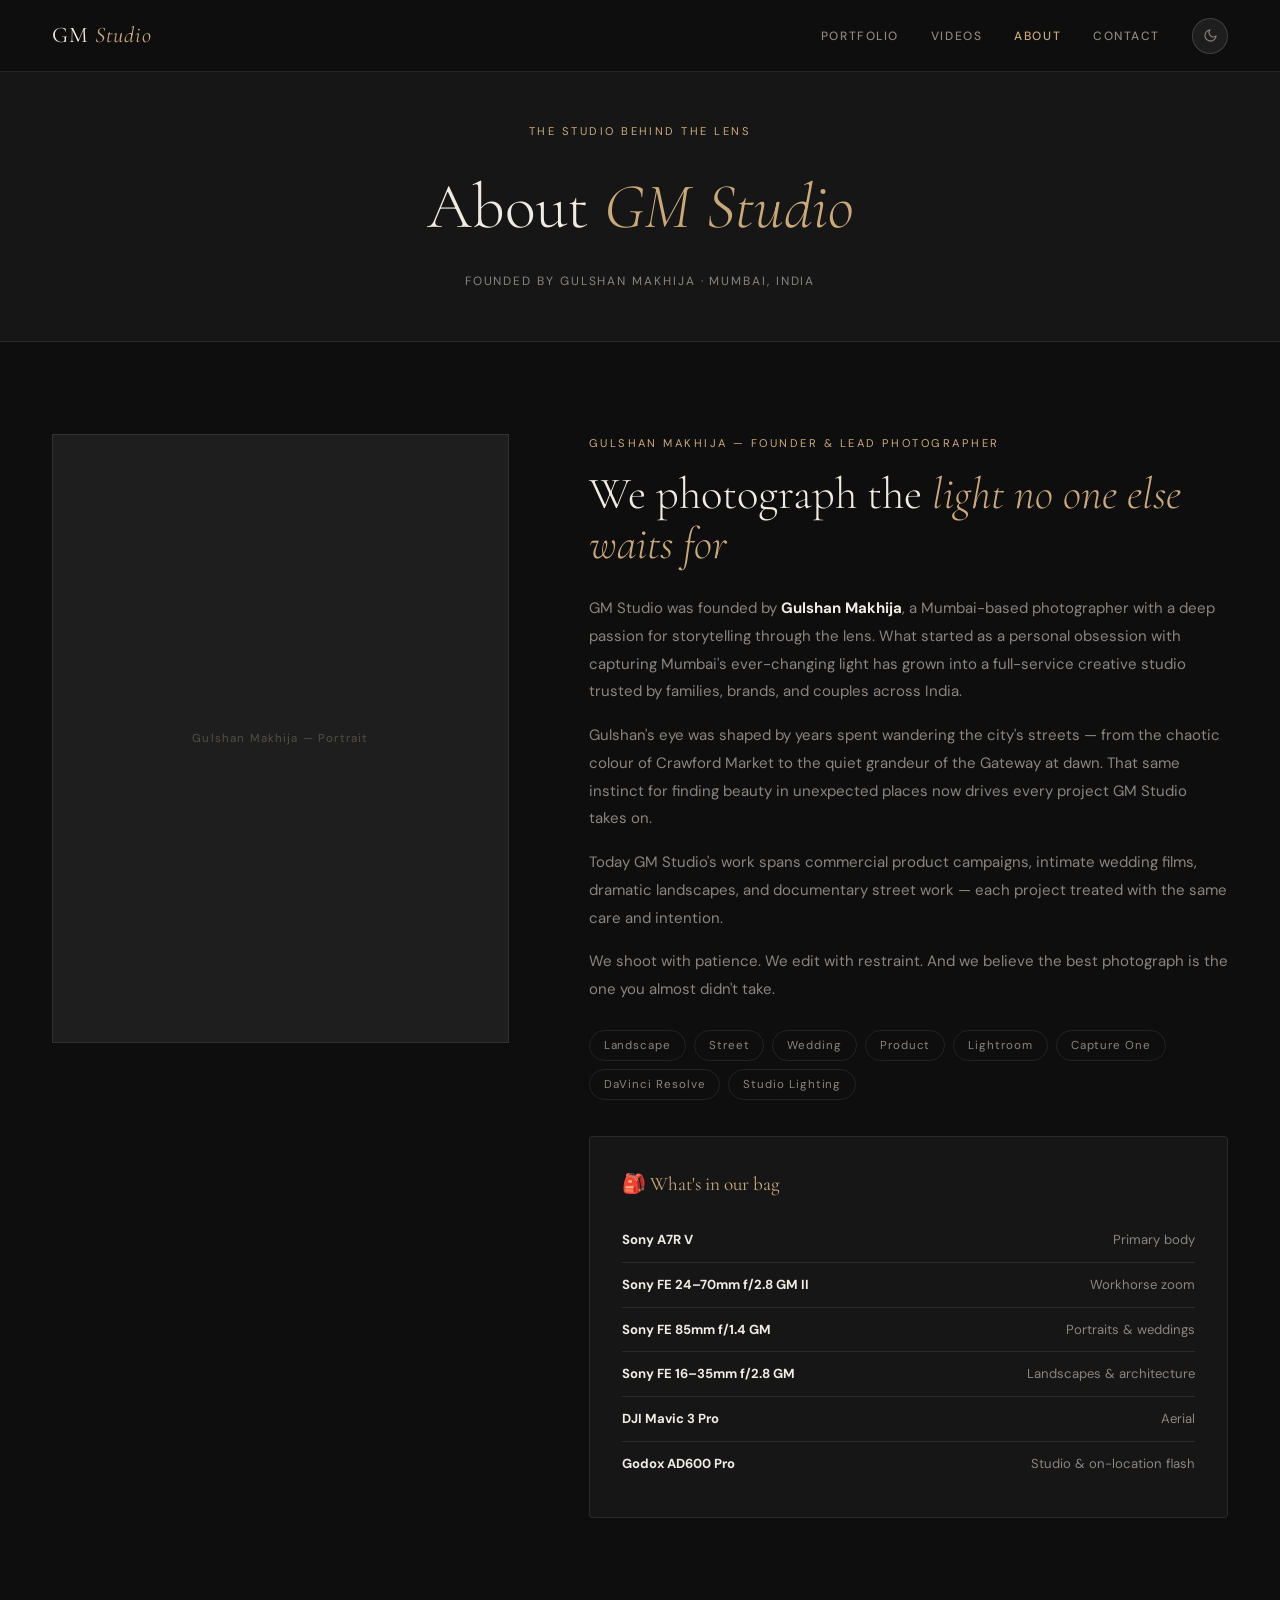
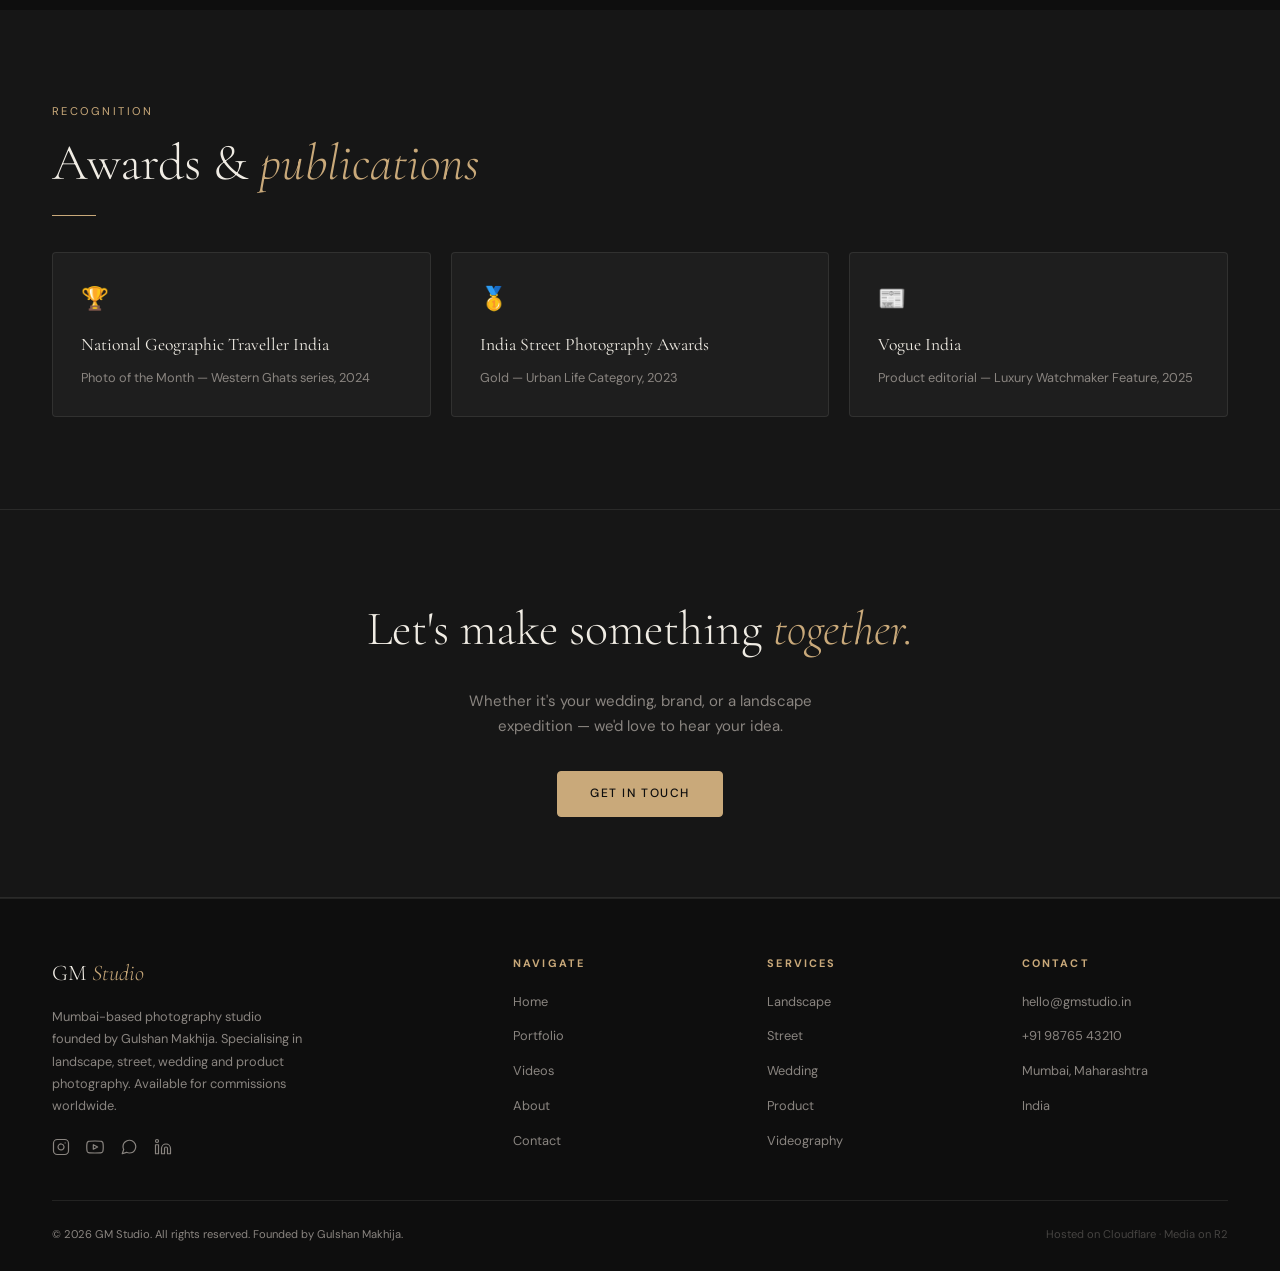
<file: about.html>
<!DOCTYPE html>
<html lang="en" data-theme="dark">
<head>
  <meta charset="UTF-8" />
  <meta name="viewport" content="width=device-width, initial-scale=1.0" />
  <title>About — GM Studio</title>
  <link rel="stylesheet" href="css/style.css" />
  <script src="js/config.js"></script>
  <script src="js/components.js"></script>
</head>
<body>

  <div id="header-placeholder"></div>

  <div class="page-hero">
    <span class="section-label">The studio behind the lens</span>
    <h1>About <em>GM Studio</em></h1>
    <p>Founded by Gulshan Makhija &middot; Mumbai, India</p>
  </div>

  <div class="about-intro">
    <div class="about-photo" id="about-photo">
      <span>Gulshan Makhija — Portrait</span>
    </div>
    <div class="about-text" data-reveal>
      <div class="eyebrow">Gulshan Makhija — Founder &amp; Lead Photographer</div>
      <h2>We photograph the <em>light no one else waits for</em></h2>
      <p>GM Studio was founded by <strong style="color:var(--text)">Gulshan Makhija</strong>, a Mumbai-based photographer with a deep passion for storytelling through the lens. What started as a personal obsession with capturing Mumbai's ever-changing light has grown into a full-service creative studio trusted by families, brands, and couples across India.</p>
      <p>Gulshan's eye was shaped by years spent wandering the city's streets — from the chaotic colour of Crawford Market to the quiet grandeur of the Gateway at dawn. That same instinct for finding beauty in unexpected places now drives every project GM Studio takes on.</p>
      <p>Today GM Studio's work spans commercial product campaigns, intimate wedding films, dramatic landscapes, and documentary street work — each project treated with the same care and intention.</p>
      <p>We shoot with patience. We edit with restraint. And we believe the best photograph is the one you almost didn't take.</p>
      <div class="skills-row">
        <span class="skill-tag">Landscape</span><span class="skill-tag">Street</span>
        <span class="skill-tag">Wedding</span><span class="skill-tag">Product</span>
        <span class="skill-tag">Lightroom</span><span class="skill-tag">Capture One</span>
        <span class="skill-tag">DaVinci Resolve</span><span class="skill-tag">Studio Lighting</span>
      </div>
      <div class="gear-list">
        <h3>🎒 What's in our bag</h3>
        <div class="gear-item"><strong>Sony A7R V</strong><span>Primary body</span></div>
        <div class="gear-item"><strong>Sony FE 24–70mm f/2.8 GM II</strong><span>Workhorse zoom</span></div>
        <div class="gear-item"><strong>Sony FE 85mm f/1.4 GM</strong><span>Portraits &amp; weddings</span></div>
        <div class="gear-item"><strong>Sony FE 16–35mm f/2.8 GM</strong><span>Landscapes &amp; architecture</span></div>
        <div class="gear-item"><strong>DJI Mavic 3 Pro</strong><span>Aerial</span></div>
        <div class="gear-item"><strong>Godox AD600 Pro</strong><span>Studio &amp; on-location flash</span></div>
      </div>
    </div>
  </div>

  <section style="background:var(--bg-2);">
    <span class="section-label">Recognition</span>
    <h2 class="section-title" data-reveal>Awards &amp; <em>publications</em></h2>
    <div class="divider"></div>
    <div style="display:grid;grid-template-columns:repeat(3,1fr);gap:20px;margin-top:36px;">
      <div style="background:var(--bg-3);border:1px solid var(--border);padding:28px;border-radius:4px;" data-reveal>
        <div style="font-size:1.4rem;margin-bottom:12px;">🏆</div>
        <h4 style="font-family:var(--font-display);font-weight:400;font-size:1.1rem;margin-bottom:8px;">National Geographic Traveller India</h4>
        <p style="font-size:.8rem;color:var(--text-muted);">Photo of the Month — Western Ghats series, 2024</p>
      </div>
      <div style="background:var(--bg-3);border:1px solid var(--border);padding:28px;border-radius:4px;" data-reveal>
        <div style="font-size:1.4rem;margin-bottom:12px;">🥇</div>
        <h4 style="font-family:var(--font-display);font-weight:400;font-size:1.1rem;margin-bottom:8px;">India Street Photography Awards</h4>
        <p style="font-size:.8rem;color:var(--text-muted);">Gold — Urban Life Category, 2023</p>
      </div>
      <div style="background:var(--bg-3);border:1px solid var(--border);padding:28px;border-radius:4px;" data-reveal>
        <div style="font-size:1.4rem;margin-bottom:12px;">📰</div>
        <h4 style="font-family:var(--font-display);font-weight:400;font-size:1.1rem;margin-bottom:8px;">Vogue India</h4>
        <p style="font-size:.8rem;color:var(--text-muted);">Product editorial — Luxury Watchmaker Feature, 2025</p>
      </div>
    </div>
  </section>

  <div class="cta-strip">
    <h2>Let's make something <em>together.</em></h2>
    <p>Whether it's your wedding, brand, or a landscape expedition — we'd love to hear your idea.</p>
    <a href="contact.html" class="btn btn-solid">Get in touch</a>
  </div>

  <div id="footer-placeholder"></div>

  <script src="js/main.js"></script>
  <script>
    document.addEventListener('DOMContentLoaded', () => {
      const el = document.getElementById('about-photo');
      if (el) {
        el.innerHTML = `<img src="${GM.asset(GM.images.portrait)}" alt="Gulshan Makhija"
          style="width:100%;height:100%;object-fit:cover;"
          onerror="this.parentElement.innerHTML='<span>Gulshan Makhija — Portrait</span>'" />`;
      }
    });
  </script>
</body>
</html>
</file>
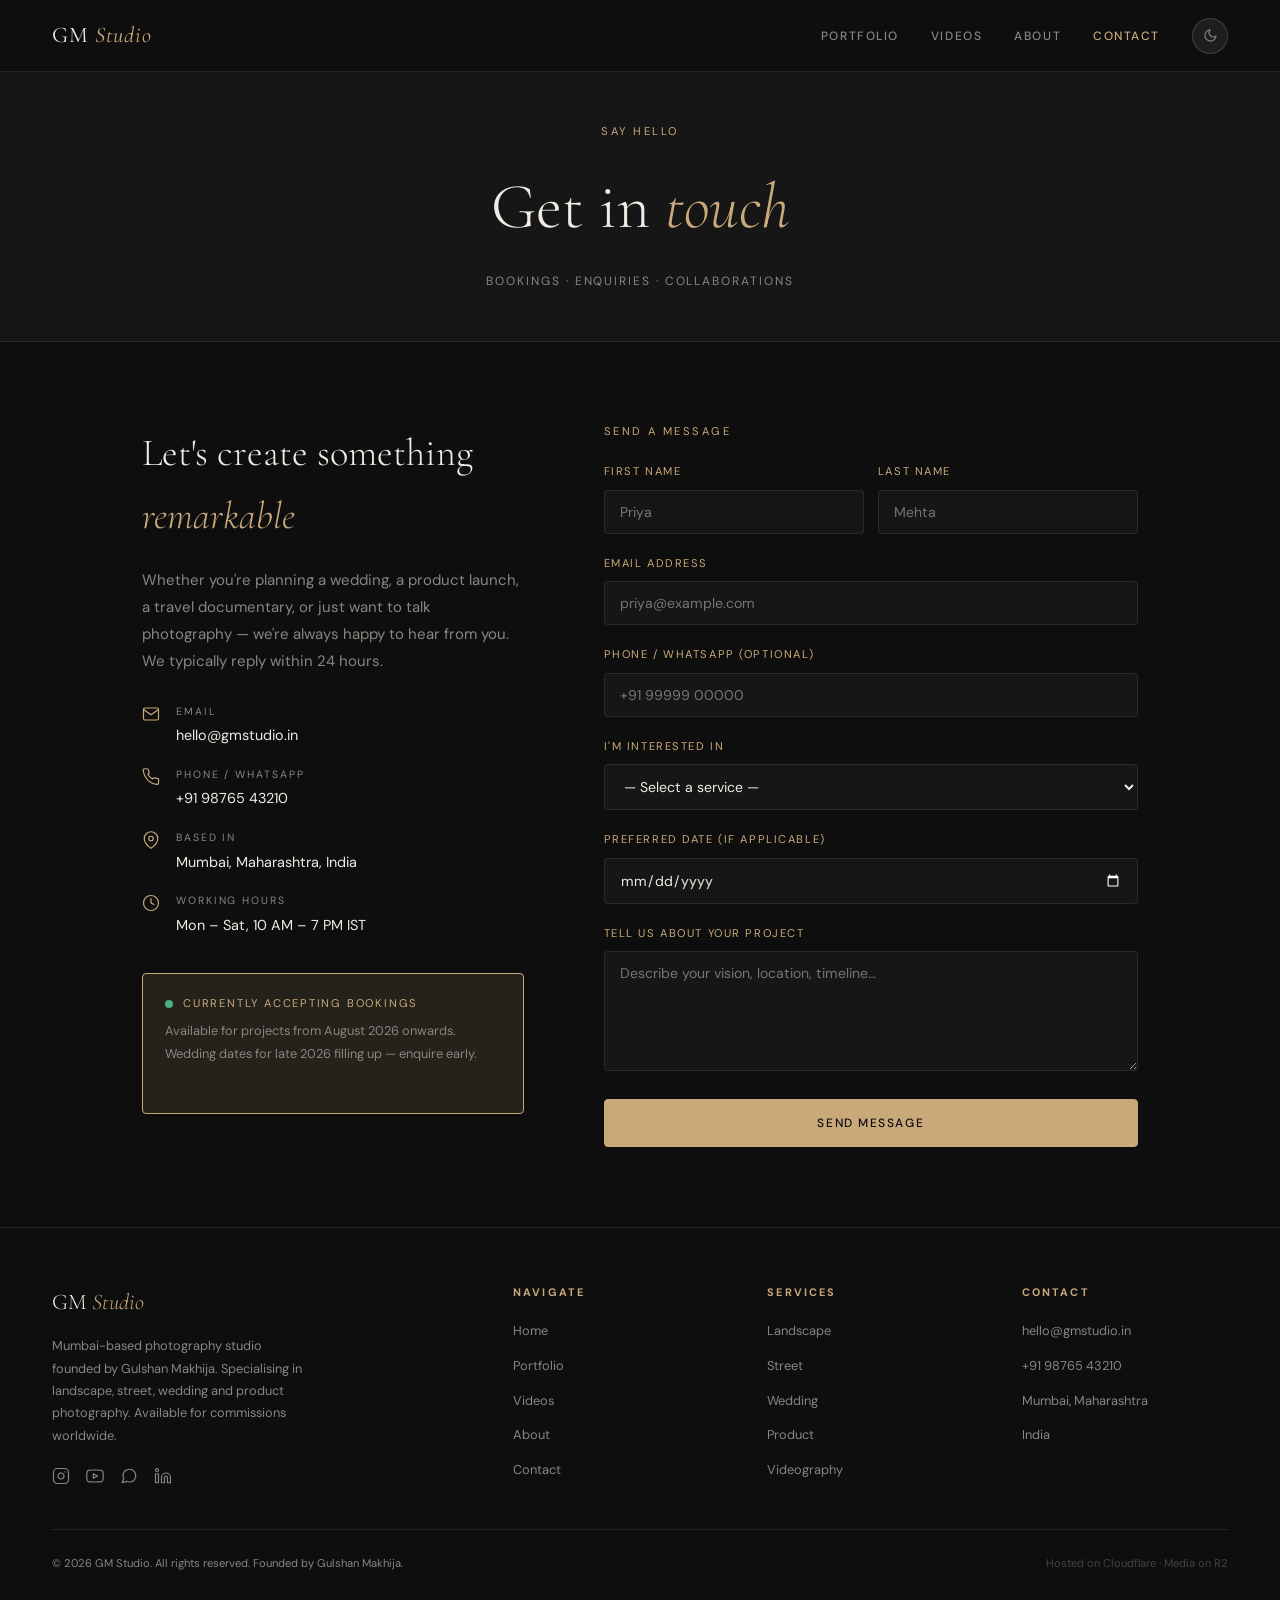
<file: contact.html>
<!DOCTYPE html>
<html lang="en" data-theme="dark">
<head>
  <meta charset="UTF-8" />
  <meta name="viewport" content="width=device-width, initial-scale=1.0" />
  <title>Contact — GM Studio</title>
  <link rel="stylesheet" href="css/style.css" />
  <script src="js/config.js"></script>
  <script src="js/components.js"></script>
</head>
<body>

  <div id="header-placeholder"></div>

  <div class="page-hero">
    <span class="section-label">Say hello</span>
    <h1>Get in <em>touch</em></h1>
    <p>Bookings &middot; Enquiries &middot; Collaborations</p>
  </div>

  <div class="contact-page">
    <div class="contact-grid">
      <div class="contact-info" data-reveal>
        <h2>Let's create something <em>remarkable</em></h2>
        <p>Whether you're planning a wedding, a product launch, a travel documentary, or just want to talk photography — we're always happy to hear from you. We typically reply within 24 hours.</p>
        <div class="contact-detail">
          <div class="contact-detail-icon"><svg viewBox="0 0 24 24" fill="none" stroke="currentColor" stroke-width="1.6" stroke-linecap="round" stroke-linejoin="round"><path d="M4 4h16c1.1 0 2 .9 2 2v12c0 1.1-.9 2-2 2H4c-1.1 0-2-.9-2-2V6c0-1.1.9-2 2-2z"/><polyline points="22,6 12,13 2,6"/></svg></div>
          <div class="contact-detail-text"><label>Email</label><span>hello@gmstudio.in</span></div>
        </div>
        <div class="contact-detail">
          <div class="contact-detail-icon"><svg viewBox="0 0 24 24" fill="none" stroke="currentColor" stroke-width="1.6" stroke-linecap="round" stroke-linejoin="round"><path d="M22 16.92v3a2 2 0 0 1-2.18 2 19.79 19.79 0 0 1-8.63-3.07A19.5 19.5 0 0 1 4.69 12a19.79 19.79 0 0 1-3.07-8.67A2 2 0 0 1 3.64 1h3a2 2 0 0 1 2 1.72c.127.96.361 1.903.7 2.81a2 2 0 0 1-.45 2.11L7.91 8.6a16 16 0 0 0 6 6l.96-.96a2 2 0 0 1 2.11-.45c.907.339 1.85.573 2.81.7A2 2 0 0 1 22 16.92z"/></svg></div>
          <div class="contact-detail-text"><label>Phone / WhatsApp</label><span>+91 98765 43210</span></div>
        </div>
        <div class="contact-detail">
          <div class="contact-detail-icon"><svg viewBox="0 0 24 24" fill="none" stroke="currentColor" stroke-width="1.6" stroke-linecap="round" stroke-linejoin="round"><path d="M21 10c0 7-9 13-9 13s-9-6-9-13a9 9 0 0 1 18 0z"/><circle cx="12" cy="10" r="3"/></svg></div>
          <div class="contact-detail-text"><label>Based in</label><span>Mumbai, Maharashtra, India</span></div>
        </div>
        <div class="contact-detail">
          <div class="contact-detail-icon"><svg viewBox="0 0 24 24" fill="none" stroke="currentColor" stroke-width="1.6" stroke-linecap="round" stroke-linejoin="round"><circle cx="12" cy="12" r="10"/><polyline points="12 6 12 12 16 14"/></svg></div>
          <div class="contact-detail-text"><label>Working hours</label><span>Mon – Sat, 10 AM – 7 PM IST</span></div>
        </div>
        <div style="margin-top:36px;padding:20px 22px;border:1px solid var(--accent);border-radius:4px;background:var(--accent-dim);">
          <div style="display:flex;align-items:center;gap:10px;margin-bottom:6px;">
            <span style="width:8px;height:8px;border-radius:50%;background:#4caf80;display:inline-block;"></span>
            <span style="font-size:.7rem;letter-spacing:.16em;text-transform:uppercase;color:var(--accent);">Currently accepting bookings</span>
          </div>
          <p style="font-size:.8rem;color:var(--text-muted);">Available for projects from August 2026 onwards. Wedding dates for late 2026 filling up — enquire early.</p>
        </div>
      </div>
      <div data-reveal>
        <span class="section-label" style="margin-bottom:22px;display:block;">Send a message</span>
        <form id="contact-form">
          <div class="form-row">
            <div class="form-group"><label>First name</label><input type="text" placeholder="Priya" required /></div>
            <div class="form-group"><label>Last name</label><input type="text" placeholder="Mehta" required /></div>
          </div>
          <div class="form-group"><label>Email address</label><input type="email" placeholder="priya@example.com" required /></div>
          <div class="form-group"><label>Phone / WhatsApp (optional)</label><input type="tel" placeholder="+91 99999 00000" /></div>
          <div class="form-group">
            <label>I'm interested in</label>
            <select>
              <option value="">— Select a service —</option>
              <option>Landscape Photography</option>
              <option>Street / Documentary</option>
              <option>Wedding Photography</option>
              <option>Product Photography</option>
              <option>Video / Film</option>
              <option>Something else</option>
            </select>
          </div>
          <div class="form-group"><label>Preferred date (if applicable)</label><input type="date" /></div>
          <div class="form-group"><label>Tell us about your project</label><textarea placeholder="Describe your vision, location, timeline…" required></textarea></div>
          <button type="submit" class="btn btn-solid" style="width:100%;justify-content:center;padding:15px;">Send Message</button>
        </form>
      </div>
    </div>
  </div>

  <div id="footer-placeholder"></div>
  <div class="toast" id="toast">✅ Message sent! We'll be in touch within 24 hours.</div>

  <script src="js/main.js"></script>
</body>
</html>
</file>
<file: css/style.css>
/* ============================================================
   GM Studio — style.css
   Noir Gold Dark + Noir Gold Light themes
   Type: Cormorant Garamond (display) + DM Sans (body)
   ============================================================ */

@import url('https://fonts.googleapis.com/css2?family=Cormorant+Garamond:ital,wght@0,300;0,400;0,600;1,300;1,400&family=DM+Sans:wght@300;400;500&display=swap');

/* ── DARK THEME (default) ── */
:root {
  --bg:           #0e0e0e;
  --bg-2:         #161616;
  --bg-3:         #1e1e1e;
  --bg-4:         #252525;
  --text:         #f0ece4;
  --text-muted:   #8a8580;
  --text-faint:   #524f4a;
  --accent:       #c9a97a;
  --accent-2:     #e8d5b7;
  --accent-dim:   rgba(201,169,122,.12);
  --border:       rgba(240,236,228,.09);
  --border-2:     rgba(240,236,228,.16);
  --nav-h:        72px;
  --shadow:       0 4px 32px rgba(0,0,0,.5);
  --font-display: 'Cormorant Garamond', Georgia, serif;
  --font-body:    'DM Sans', system-ui, sans-serif;
  --radius:       4px;
  color-scheme: dark;
}

/* ── LIGHT THEME ── */
[data-theme="light"] {
  --bg:           #faf8f4;
  --bg-2:         #f2ede4;
  --bg-3:         #e8e2d8;
  --bg-4:         #ddd7cc;
  --text:         #1a1814;
  --text-muted:   #7a6f62;
  --text-faint:   #bbb3a8;
  --accent:       #9a6f3a;
  --accent-2:     #c9a97a;
  --accent-dim:   rgba(154,111,58,.10);
  --border:       rgba(26,24,20,.10);
  --border-2:     rgba(26,24,20,.18);
  --shadow:       0 4px 32px rgba(0,0,0,.10);
  color-scheme: light;
}

/* ── RESET ── */
*, *::before, *::after { box-sizing: border-box; margin: 0; padding: 0; }
html { scroll-behavior: smooth; }
body {
  background: var(--bg);
  color: var(--text);
  font-family: var(--font-body);
  font-size: 15px;
  line-height: 1.65;
  -webkit-font-smoothing: antialiased;
  transition: background .3s, color .3s;
}
img { display: block; max-width: 100%; }
a { color: inherit; text-decoration: none; }
ul { list-style: none; }
button { cursor: pointer; border: none; background: none; font-family: inherit; color: inherit; }

/* ── NAV ── */
nav {
  position: fixed; top: 0; left: 0; right: 0; z-index: 200;
  height: var(--nav-h);
  display: flex; align-items: center; justify-content: space-between;
  padding: 0 52px;
  background: var(--bg);
  border-bottom: 1px solid var(--border);
  transition: background .3s, border-color .3s, box-shadow .3s;
}
nav.scrolled { box-shadow: var(--shadow); }
.nav-logo {
  font-family: var(--font-display);
  font-size: 1.4rem; font-weight: 400;
  letter-spacing: .04em; color: var(--text);
  flex-shrink: 0;
}
.nav-logo span { color: var(--accent); font-style: italic; }
.nav-links {
  display: flex; gap: 32px; align-items: center; list-style: none;
}
.nav-links a {
  font-size: .75rem; font-weight: 500;
  letter-spacing: .13em; text-transform: uppercase;
  color: var(--text-muted); transition: color .2s;
}
.nav-links a:hover, .nav-links a.active { color: var(--accent); }

/* ── THEME TOGGLE ── */
.theme-toggle {
  width: 36px; height: 36px; border-radius: 50%;
  border: 1px solid var(--border-2);
  display: flex; align-items: center; justify-content: center;
  color: var(--text-muted); transition: all .2s;
  background: var(--bg-3);
}
.theme-toggle:hover { border-color: var(--accent); color: var(--accent); }
.theme-icon { display: flex; align-items: center; justify-content: center; }
/* Dark mode: show moon, hide sun */
.theme-icon--light { display: none; }
.theme-icon--dark  { display: flex; }
/* Light mode: show sun, hide moon */
[data-theme="light"] .theme-icon--light { display: flex; }
[data-theme="light"] .theme-icon--dark  { display: none; }

/* ── MOBILE NAV CONTROLS ── */
.nav-right-mobile {
  display: none; align-items: center; gap: 12px;
}
.theme-toggle--mobile { display: flex; }
.hamburger {
  display: flex; flex-direction: column; gap: 5px;
  background: none; border: none; padding: 4px;
}
.hamburger span {
  display: block; width: 22px; height: 1.5px;
  background: var(--text); transition: all .3s;
}

/* ── MOBILE MENU ── */
.mobile-menu {
  display: none; position: fixed; inset: 0; z-index: 199;
  background: var(--bg);
  padding: calc(var(--nav-h) + 40px) 44px 40px;
  flex-direction: column; gap: 32px;
}
.mobile-menu.open { display: flex; }
.mobile-menu a {
  font-family: var(--font-display); font-size: 2.4rem; font-weight: 300;
  color: var(--text-muted); transition: color .2s;
  border-bottom: 1px solid var(--border); padding-bottom: 24px;
}
.mobile-menu a:last-child { border-bottom: none; }
.mobile-menu a:hover { color: var(--accent); }

/* ── TYPOGRAPHY ── */
.section-label {
  font-size: .7rem; letter-spacing: .22em; text-transform: uppercase;
  color: var(--accent); margin-bottom: 14px; display: block;
}
.section-title {
  font-family: var(--font-display);
  font-size: clamp(2rem, 4vw, 3.2rem);
  font-weight: 300; line-height: 1.1;
}
.section-title em { font-style: italic; color: var(--accent); }
.divider {
  width: 44px; height: 1px;
  background: var(--accent); margin: 24px 0;
}

/* ── BUTTONS ── */
.btn {
  display: inline-flex; align-items: center; gap: 10px;
  padding: 12px 32px;
  border: 1px solid var(--accent);
  color: var(--accent);
  font-family: var(--font-body); font-size: .75rem;
  font-weight: 500; letter-spacing: .13em; text-transform: uppercase;
  border-radius: var(--radius);
  transition: background .25s, color .25s;
}
.btn:hover { background: var(--accent); color: var(--bg); }
.btn-solid { background: var(--accent); color: var(--bg); }
.btn-solid:hover { background: var(--accent-2); color: var(--bg); }

/* ── SECTIONS ── */
section { padding: 92px 52px; }

/* ── HERO ── */
.hero {
  min-height: 100vh;
  display: flex; flex-direction: column;
  align-items: center; justify-content: center;
  text-align: center; padding: var(--nav-h) 24px 0;
  position: relative; overflow: hidden;
}
.hero-bg {
  position: absolute; inset: 0; z-index: 0;
  background: radial-gradient(ellipse 70% 60% at 50% 40%, var(--bg-3) 0%, var(--bg) 100%);
}
.hero-content { position: relative; z-index: 1; max-width: 700px; }
.hero-icon { font-size: 1.8rem; margin-bottom: 28px; color: var(--accent); opacity: .65; }
.hero h1 {
  font-family: var(--font-display);
  font-size: clamp(3rem, 6.5vw, 5.8rem);
  font-weight: 300; line-height: 1.06; letter-spacing: -.01em; margin-bottom: 22px;
}
.hero h1 em { font-style: italic; color: var(--accent); }
.hero-sub {
  font-size: .75rem; letter-spacing: .22em;
  text-transform: uppercase; color: var(--text-muted); margin-bottom: 44px;
}
.hero-sub span { color: var(--accent); }
.hero-scroll {
  position: absolute; bottom: 36px; left: 50%; transform: translateX(-50%);
  display: flex; flex-direction: column; align-items: center; gap: 8px;
  color: var(--text-faint); font-size: .65rem; letter-spacing: .16em; text-transform: uppercase;
}
.hero-scroll::after {
  content: ''; display: block; width: 1px; height: 44px;
  background: linear-gradient(to bottom, var(--accent), transparent);
  animation: scrollLine 2.2s ease-in-out infinite;
}
@keyframes scrollLine { 0%,100%{opacity:.25} 50%{opacity:1} }

/* ── PORTFOLIO FILTER ── */
.filter-bar {
  display: flex; align-items: center; gap: 10px;
  margin-bottom: 36px; flex-wrap: wrap;
}
.filter-bar > span {
  font-size: .68rem; letter-spacing: .16em;
  text-transform: uppercase; color: var(--text-faint); margin-right: 6px;
}
.filter-btn {
  padding: 6px 18px; border: 1px solid var(--border);
  border-radius: 20px; font-size: .72rem; letter-spacing: .1em;
  text-transform: uppercase; color: var(--text-muted);
  transition: all .2s; background: transparent;
}
.filter-btn:hover, .filter-btn.active {
  border-color: var(--accent); color: var(--accent); background: var(--accent-dim);
}

/* ── PHOTO GRID ── */
.grid-3 {
  display: grid; grid-template-columns: repeat(3, 1fr); gap: 3px;
}
.photo-card {
  position: relative; overflow: hidden;
  aspect-ratio: 4/3; background: var(--bg-3); cursor: pointer;
}
.photo-card img { width: 100%; height: 100%; object-fit: cover; transition: transform .5s cubic-bezier(.25,.46,.45,.94); }
.photo-card:hover img { transform: scale(1.06); }
.photo-placeholder {
  width: 100%; height: 100%; display: flex; align-items: center;
  justify-content: center; flex-direction: column; gap: 10px;
  background: var(--bg-3); color: var(--text-faint);
}
.photo-placeholder svg { opacity: .25; }
.photo-placeholder span { font-size: .68rem; letter-spacing: .12em; text-transform: uppercase; opacity: .4; }
.photo-card-overlay {
  position: absolute; inset: 0;
  background: linear-gradient(to top, rgba(0,0,0,.82) 0%, transparent 55%);
  opacity: 0; transition: opacity .3s;
  display: flex; flex-direction: column; justify-content: flex-end; padding: 20px;
}
.photo-card:hover .photo-card-overlay { opacity: 1; }
.photo-card-overlay h3 { font-family: var(--font-display); font-weight: 400; font-size: 1.1rem; color: #f0ece4; }
.photo-card-overlay p { font-size: .7rem; color: var(--accent); letter-spacing: .12em; text-transform: uppercase; }

/* ── MASONRY ── */
.masonry-grid { columns: 3; column-gap: 3px; }
.masonry-item { break-inside: avoid; margin-bottom: 3px; position: relative; overflow: hidden; cursor: pointer; }
.masonry-item img { width: 100%; display: block; transition: transform .4s; }
.masonry-item:hover img { transform: scale(1.04); }
.masonry-item .photo-card-overlay { border-radius: 0; }
.masonry-item:hover .photo-card-overlay { opacity: 1; }

/* ── ABOUT STRIP ── */
.about-strip { display: grid; grid-template-columns: 1fr 1fr; gap: 80px; align-items: center; }
.about-strip-img { position: relative; }
.about-strip-img .img-frame {
  width: 100%; aspect-ratio: 3/4; background: var(--bg-3);
  border: 1px solid var(--border);
  display: flex; align-items: center; justify-content: center;
  color: var(--text-faint); font-size: .72rem; letter-spacing: .1em;
}
.about-strip-img::before {
  content: ''; position: absolute; top: -16px; left: -16px;
  width: 55%; height: 55%;
  border-top: 1px solid var(--accent); border-left: 1px solid var(--accent);
  pointer-events: none;
}
.about-strip-text p { color: var(--text-muted); margin-bottom: 18px; line-height: 1.82; }
.stats-row { display: flex; gap: 40px; margin: 32px 0; }
.stat { border-left: 1px solid var(--accent); padding-left: 16px; }
.stat-num {
  font-family: var(--font-display); font-size: 2.2rem;
  font-weight: 300; color: var(--text); line-height: 1;
}
.stat-num span { color: var(--accent); }
.stat-label { font-size: .68rem; letter-spacing: .14em; text-transform: uppercase; color: var(--text-muted); margin-top: 4px; }

/* ── SERVICES ── */
.services-grid {
  display: grid; grid-template-columns: repeat(4, 1fr);
  border: 1px solid var(--border); margin-top: 52px;
}
.service-card {
  padding: 40px 28px; background: var(--bg-2);
  border-right: 1px solid var(--border); transition: background .25s;
}
.service-card:last-child { border-right: none; }
.service-card:hover { background: var(--bg-3); }
.service-icon { font-size: 1.5rem; margin-bottom: 18px; }
.service-card h3 { font-family: var(--font-display); font-size: 1.2rem; font-weight: 400; margin-bottom: 10px; }
.service-card p { font-size: .82rem; color: var(--text-muted); line-height: 1.72; }

/* ── CTA STRIP ── */
.cta-strip {
  background: var(--bg-2);
  border-top: 1px solid var(--border); border-bottom: 1px solid var(--border);
  text-align: center; padding: 80px 52px;
}
.cta-strip h2 { font-family: var(--font-display); font-size: clamp(1.8rem, 4vw, 3rem); font-weight: 300; margin-bottom: 20px; }
.cta-strip h2 em { font-style: italic; color: var(--accent); }
.cta-strip p { color: var(--text-muted); max-width: 420px; margin: 0 auto 32px; }

/* ── PAGE HERO (inner pages) ── */
.page-hero {
  min-height: 38vh; display: flex; flex-direction: column;
  align-items: center; justify-content: center;
  text-align: center; padding-top: var(--nav-h);
  background: var(--bg-2); border-bottom: 1px solid var(--border);
}
.page-hero h1 { font-family: var(--font-display); font-size: clamp(2.4rem, 5vw, 4.5rem); font-weight: 300; }
.page-hero h1 em { font-style: italic; color: var(--accent); }
.page-hero p { color: var(--text-muted); font-size: .75rem; letter-spacing: .16em; text-transform: uppercase; margin-top: 12px; }

/* ── VIDEOS ── */
.videos-grid { display: grid; grid-template-columns: repeat(3, 1fr); gap: 20px; margin-top: 44px; }
.video-card {
  background: var(--bg-2); border: 1px solid var(--border);
  border-radius: var(--radius); overflow: hidden; transition: border-color .25s;
}
.video-card:hover { border-color: var(--accent); }
.video-thumb {
  aspect-ratio: 16/9; background: var(--bg-3);
  display: flex; align-items: center; justify-content: center; cursor: pointer;
}
.play-btn {
  width: 52px; height: 52px; border-radius: 50%;
  border: 1.5px solid var(--accent);
  display: flex; align-items: center; justify-content: center;
  color: var(--accent); font-size: 1rem; transition: all .25s;
}
.video-thumb:hover .play-btn { background: var(--accent); color: var(--bg); }
.video-info { padding: 18px; }
.video-info h3 { font-family: var(--font-display); font-size: 1.1rem; font-weight: 400; margin-bottom: 6px; }
.video-info p { font-size: .78rem; color: var(--text-muted); }
.video-tag {
  display: inline-block; margin-top: 10px; padding: 3px 10px;
  border: 1px solid var(--border); border-radius: 20px;
  font-size: .65rem; letter-spacing: .1em; text-transform: uppercase; color: var(--text-muted);
}

/* ── ABOUT PAGE ── */
.about-intro { display: grid; grid-template-columns: 1fr 1.4fr; gap: 80px; align-items: start; padding: 92px 52px; }
.about-photo {
  position: sticky; top: calc(var(--nav-h) + 24px);
  aspect-ratio: 3/4; background: var(--bg-3); border: 1px solid var(--border);
  display: flex; align-items: center; justify-content: center;
  color: var(--text-faint); font-size: .72rem; letter-spacing: .1em;
}
.about-text .eyebrow { font-size: .7rem; letter-spacing: .22em; text-transform: uppercase; color: var(--accent); margin-bottom: 18px; }
.about-text h2 { font-family: var(--font-display); font-size: clamp(2rem, 3.5vw, 3rem); font-weight: 300; line-height: 1.1; margin-bottom: 26px; }
.about-text h2 em { font-style: italic; color: var(--accent); }
.about-text p { color: var(--text-muted); line-height: 1.85; margin-bottom: 16px; }
.skills-row { display: flex; flex-wrap: wrap; gap: 8px; margin-top: 26px; }
.skill-tag { padding: 5px 14px; border: 1px solid var(--border); border-radius: 20px; font-size: .72rem; letter-spacing: .08em; color: var(--text-muted); }
.gear-list { background: var(--bg-2); border: 1px solid var(--border); border-radius: var(--radius); padding: 32px; margin-top: 36px; }
.gear-list h3 { font-family: var(--font-display); font-size: 1.2rem; font-weight: 400; margin-bottom: 18px; color: var(--accent); }
.gear-item { display: flex; justify-content: space-between; align-items: center; padding: 11px 0; border-bottom: 1px solid var(--border); font-size: .82rem; }
.gear-item:last-child { border-bottom: none; }
.gear-item span { color: var(--text-muted); }

/* ── CONTACT ── */
.contact-page { padding: 80px 52px; max-width: 1100px; margin: 0 auto; }
.contact-grid { display: grid; grid-template-columns: 1fr 1.4fr; gap: 80px; align-items: start; }
.contact-info h2 { font-family: var(--font-display); font-size: clamp(1.8rem, 3vw, 2.8rem); font-weight: 300; margin-bottom: 18px; }
.contact-info h2 em { font-style: italic; color: var(--accent); }
.contact-info p { color: var(--text-muted); line-height: 1.8; margin-bottom: 28px; }
.contact-detail { display: flex; gap: 16px; align-items: flex-start; margin-bottom: 18px; }
.contact-detail-icon { color: var(--accent); margin-top: 2px; }
.contact-detail-icon svg { width: 18px; height: 18px; }
.contact-detail-text label { display: block; font-size: .66rem; letter-spacing: .18em; text-transform: uppercase; color: var(--text-muted); margin-bottom: 3px; }
.contact-detail-text span { font-size: .9rem; }
.form-group { margin-bottom: 20px; }
.form-group label { display: block; font-size: .7rem; letter-spacing: .14em; text-transform: uppercase; color: var(--accent); margin-bottom: 9px; }
.form-group input,
.form-group select,
.form-group textarea {
  width: 100%; background: var(--bg-2); border: 1px solid var(--border);
  border-radius: var(--radius); color: var(--text);
  font-family: var(--font-body); font-size: .88rem;
  padding: 12px 15px; transition: border-color .2s; outline: none;
}
.form-group input:focus,
.form-group select:focus,
.form-group textarea:focus { border-color: var(--accent); }
.form-group textarea { resize: vertical; min-height: 120px; }
.form-group select option { background: var(--bg-2); }
.form-row { display: grid; grid-template-columns: 1fr 1fr; gap: 14px; }

/* ── FOOTER ── */
footer {
  background: var(--bg); border-top: 1px solid var(--border);
  padding: 56px 52px 28px;
}
.footer-grid { display: grid; grid-template-columns: 2fr 1fr 1fr 1fr; gap: 48px; margin-bottom: 44px; }
.footer-logo { font-family: var(--font-display); font-size: 1.4rem; font-weight: 300; color: var(--text); margin-bottom: 14px; }
.footer-logo span { color: var(--accent); font-style: italic; }
.footer-about { font-size: .8rem; color: var(--text-muted); line-height: 1.75; max-width: 260px; }
.footer-col h4 { font-size: .68rem; letter-spacing: .2em; text-transform: uppercase; color: var(--accent); margin-bottom: 16px; }
.footer-col ul { display: flex; flex-direction: column; gap: 10px; }
.footer-col ul li a { font-size: .8rem; color: var(--text-muted); transition: color .2s; }
.footer-col ul li a:hover { color: var(--text); }
.footer-bottom {
  display: flex; justify-content: space-between; align-items: center;
  padding-top: 24px; border-top: 1px solid var(--border);
  font-size: .7rem; color: var(--text-muted);
}
.social-links { display: flex; gap: 16px; }
.social-links a { color: var(--text-muted); transition: color .2s; display: flex; }
.social-links a:hover { color: var(--accent); }

/* ── LIGHTBOX ── */
.lightbox {
  position: fixed; inset: 0; z-index: 999;
  background: rgba(8,8,8,.96);
  display: none; align-items: center; justify-content: center;
}
.lightbox.open { display: flex; }
.lightbox-inner { max-width: 90vw; max-height: 90vh; position: relative; }
.lightbox-close {
  position: absolute; top: -44px; right: 0;
  color: var(--text-muted); font-size: 1.8rem; cursor: pointer; transition: color .2s; line-height: 1;
}
.lightbox-close:hover { color: var(--accent); }
.lightbox-caption { margin-top: 14px; text-align: center; font-family: var(--font-display); font-size: 1rem; color: var(--text-muted); font-style: italic; }
.lb-placeholder { min-width: 320px; min-height: 240px; background: var(--bg-3); display: flex; align-items: center; justify-content: center; color: var(--text-muted); font-size: .78rem; letter-spacing: .1em; border: 1px solid var(--border); }

/* ── TOAST ── */
.toast {
  position: fixed; bottom: 32px; right: 32px; z-index: 999;
  background: var(--bg-3); border: 1px solid var(--accent);
  color: var(--text); padding: 14px 22px; border-radius: var(--radius);
  font-size: .84rem; display: none; align-items: center; gap: 10px;
}
.toast.show { display: flex; animation: slideUp .3s ease; }
@keyframes slideUp { from{transform:translateY(14px);opacity:0} to{transform:translateY(0);opacity:1} }

/* ── SCROLL REVEAL ── */
[data-reveal] { opacity: 0; transform: translateY(20px); transition: opacity .55s ease, transform .55s ease; }
[data-reveal].revealed { opacity: 1; transform: translateY(0); }

/* ── RESPONSIVE ── */
@media (max-width: 1024px) {
  nav { padding: 0 28px; }
  section { padding: 64px 28px; }
  .about-intro { padding: 64px 28px; }
  .contact-page { padding: 64px 28px; }
  .grid-3 { grid-template-columns: 1fr 1fr; }
  .masonry-grid { columns: 2; }
  .services-grid { grid-template-columns: 1fr 1fr; border: none; gap: 1px; }
  .service-card { border: 1px solid var(--border); }
  .footer-grid { grid-template-columns: 1fr 1fr; }
  .about-intro { grid-template-columns: 1fr; gap: 40px; }
  .about-photo { position: static; aspect-ratio: 16/9; }
  .contact-grid { grid-template-columns: 1fr; gap: 48px; }
  .about-strip { grid-template-columns: 1fr; gap: 48px; }
  .videos-grid { grid-template-columns: 1fr 1fr; }
}
@media (max-width: 640px) {
  .nav-links { display: none; }
  .nav-right-mobile { display: flex; }
  nav { padding: 0 20px; }
  section { padding: 48px 20px; }
  .about-intro, .contact-page { padding: 48px 20px; }
  footer { padding: 44px 20px 24px; }
  .grid-3 { grid-template-columns: 1fr; }
  .masonry-grid { columns: 1; }
  .services-grid { grid-template-columns: 1fr; }
  .footer-grid { grid-template-columns: 1fr; gap: 32px; }
  .footer-bottom { flex-direction: column; gap: 10px; text-align: center; }
  .form-row { grid-template-columns: 1fr; }
  .stats-row { flex-direction: column; gap: 20px; }
  .videos-grid { grid-template-columns: 1fr; }
  .cta-strip { padding: 56px 20px; }
}
</file>
